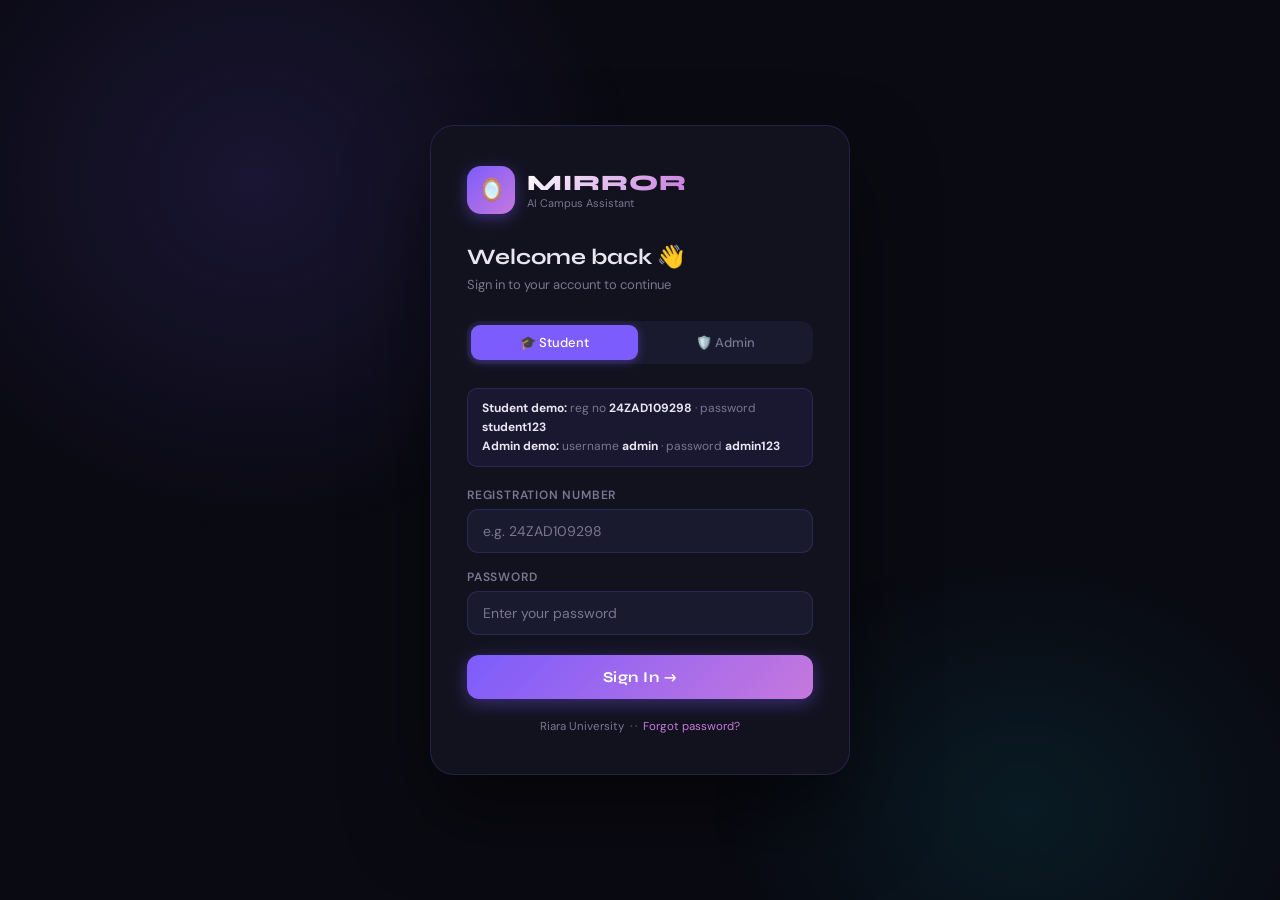
<file: index.html>
<!DOCTYPE html>
<html lang="en">
<head>
  <meta charset="UTF-8" />
  <meta name="viewport" content="width=device-width, initial-scale=1.0" />
  <title>MIRROR — AI Campus Assistant</title>
  <link rel="stylesheet" href="style.css" />
</head>
<body class="chat-page">

<div class="shell">

  <!-- ── SIDEBAR ── -->
  <aside class="sidebar">

    <div class="logo-wrap">
      <div class="logo-icon">🪞</div>
      <span class="logo-text">MIRROR</span>
    </div>

    <div class="status-badge">
      <span class="dot"></span>Online &amp; Ready
    </div>

    <span class="nav-label">Navigation</span>
    <a href="dashboard.html" class="nav-link"><span>🏠</span> Dashboard</a>
    <a href="index.html"     class="nav-link active"><span>💬</span> Chat</a>

    <span class="nav-label">Quick Ask</span>
    <a href="#" class="nav-link" onclick="fillInput('My schedule today'); return false;">
      <span>📅</span> Today's Classes
    </a>
    <a href="#" class="nav-link" onclick="fillInput('Show my reminders'); return false;">
      <span>⏰</span> My Reminders
    </a>
    <a href="#" class="nav-link" onclick="fillInput('My profile'); return false;">
      <span>👤</span> My Profile
    </a>

    <div class="sidebar-footer">
      <strong>Otieno Jonathan Daniels</strong><br />
      24ZAD109298 · Diploma CS
      <br/><br/>
      <a href="#" onclick="localStorage.removeItem('mirrorUser'); window.location.href='login.html';"
         style="font-size:11.5px; color:#ff6b6b; text-decoration:none;">← Log Out</a>
    </div>

  </aside>

  <!-- ── CHAT AREA ── -->
  <div class="chat-wrap">

    <!-- Header -->
    <div class="chat-header">
      <div class="chat-header-avatar">🪞</div>
      <div class="chat-header-info">
        <h3>MIRROR Assistant</h3>
        <p>Your AI campus companion</p>
      </div>
    </div>

    <!-- Messages -->
    <div class="chat-box" id="chatBox">
      <div class="message bot-message-wrap">
        <div class="msg-avatar">🪞</div>
        <div class="bubble">
          Hey! 👋 I'm <strong>MIRROR</strong>, your personal AI campus assistant.
          Ask me about your schedule, reminders, assignments, or anything campus-related!
        </div>
      </div>

      <!-- Quick-action chips (disappear after first message) -->
      <div class="chips">
        <span class="chip" onclick="sendChip(this)">📅 My schedule</span>
        <span class="chip" onclick="sendChip(this)">📚 Assignments</span>
        <span class="chip" onclick="sendChip(this)">⏰ Reminders</span>
        <span class="chip" onclick="sendChip(this)">👤 My profile</span>
      </div>
    </div>

    <!-- Typing indicator -->
    <div class="typing-row" id="typingRow">
      <div class="msg-avatar"
           style="background:linear-gradient(135deg,#7c5cfc,#c678dd);
                  width:30px;height:30px;border-radius:8px;
                  display:flex;align-items:center;justify-content:center;
                  font-size:14px;flex-shrink:0;">🪞</div>
      <div class="typing-dots">
        <span></span><span></span><span></span>
      </div>
    </div>

    <!-- Input -->
    <div class="input-row">
      <input type="text" id="userInput" placeholder="Ask MIRROR anything…" />
      <button class="send-btn" onclick="sendMessage()">➤</button>
    </div>

  </div>
</div>

<script src="app.js"></script>
<script>
  // Redirect to login if not authenticated
  const mirrorUser = JSON.parse(localStorage.getItem('mirrorUser') || '{}');
  if (!mirrorUser.role) window.location.href = 'login.html';
</script>
</body>
</html>
</file>
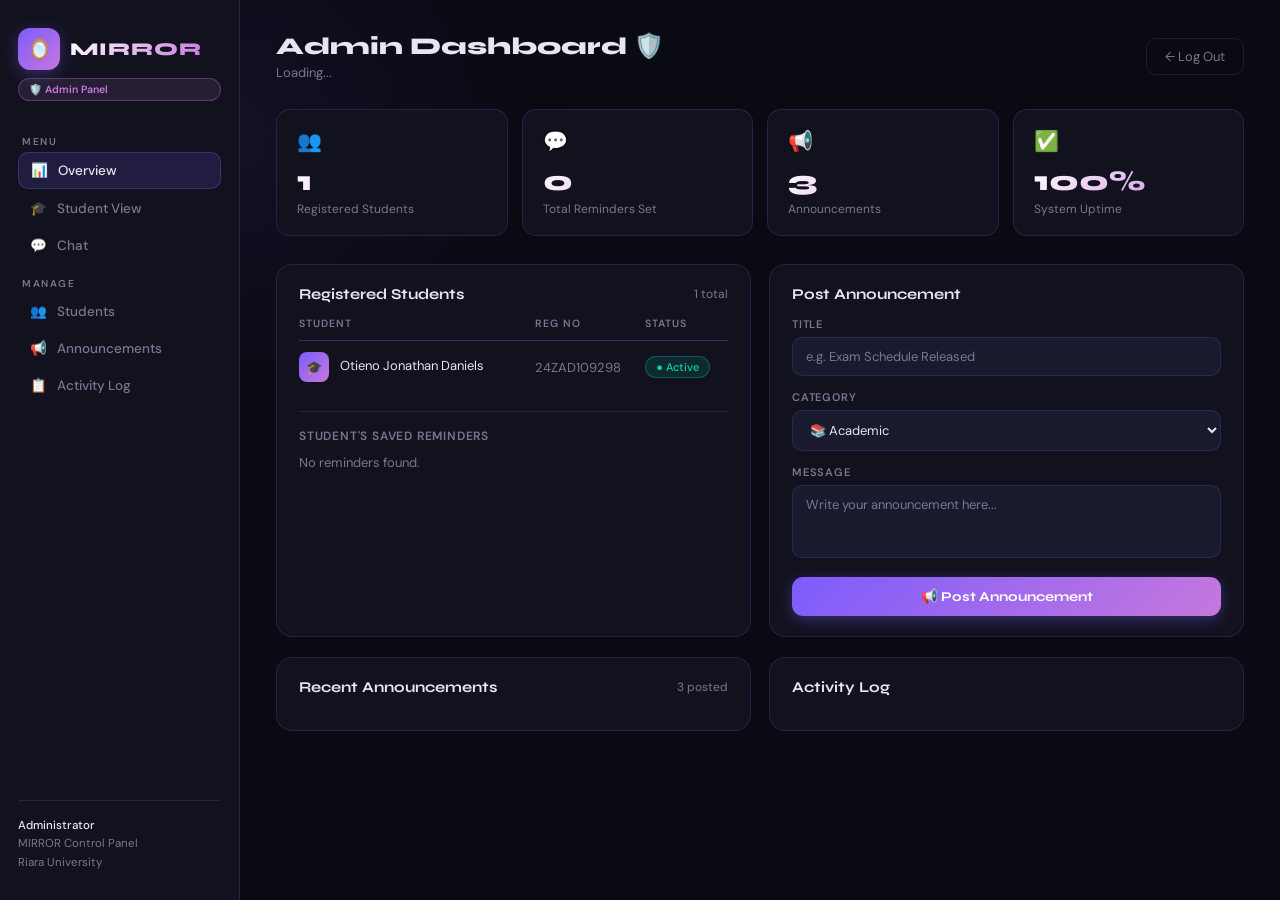
<file: admin.html>
<!DOCTYPE html>
<html lang="en">
<head>
  <meta charset="UTF-8" />
  <meta name="viewport" content="width=device-width, initial-scale=1.0" />
  <title>MIRROR — Admin Panel</title>
  <link rel="stylesheet" href="style.css" />

</head>
<body class="admin-page">

<!-- ── SIDEBAR ── -->
<aside class="admin-sidebar">

  <div class="logo-wrap">
    <div class="logo-icon">🪞</div>
    <span class="logo-text">MIRROR</span>
  </div>

  <div class="admin-badge">🛡️ Admin Panel</div>

  <span class="nav-label">Menu</span>
  <a href="admin.html"     class="nav-link active"><span>📊</span> Overview</a>
  <a href="dashboard.html" class="nav-link"><span>🎓</span> Student View</a>
  <a href="index.html"     class="nav-link"><span>💬</span> Chat</a>

  <span class="nav-label">Manage</span>
  <a href="#students"      class="nav-link" onclick="scrollTo('students')"><span>👥</span> Students</a>
  <a href="#announcements" class="nav-link" onclick="scrollTo('announce')"><span>📢</span> Announcements</a>
  <a href="#activity"      class="nav-link" onclick="scrollTo('activity')"><span>📋</span> Activity Log</a>

  <div class="sidebar-footer">
    <strong>Administrator</strong><br />
    MIRROR Control Panel<br />
    Riara University
  </div>

</aside>

<!-- ── MAIN CONTENT ── -->
<main class="admin-main">

  <!-- Top Bar -->
  <div class="admin-topbar">
    <div>
      <h1>Admin Dashboard 🛡️</h1>
      <p id="adminDate">Loading...</p>
    </div>
    <button class="logout-btn" onclick="logout()">← Log Out</button>
  </div>

  <!-- Stats Row -->
  <div class="admin-stats">
    <div class="admin-stat">
      <div class="s-icon">👥</div>
      <div class="s-value">1</div>
      <div class="s-label">Registered Students</div>
    </div>
    <div class="admin-stat">
      <div class="s-icon">💬</div>
      <div class="s-value" id="totalReminders">0</div>
      <div class="s-label">Total Reminders Set</div>
    </div>
    <div class="admin-stat">
      <div class="s-icon">📢</div>
      <div class="s-value" id="annCount">3</div>
      <div class="s-label">Announcements</div>
    </div>
    <div class="admin-stat">
      <div class="s-icon">✅</div>
      <div class="s-value">100%</div>
      <div class="s-label">System Uptime</div>
    </div>
  </div>

  <!-- Row 1: Students + New Announcement -->
  <div class="admin-grid" id="students">

    <!-- Students Table -->
    <div class="panel">
      <div class="section-heading">
        Registered Students <span>1 total</span>
      </div>
      <table class="student-table">
        <thead>
          <tr>
            <th>Student</th>
            <th>Reg No</th>
            <th>Status</th>
          </tr>
        </thead>
        <tbody>
          <tr>
            <td>
              <span class="student-avatar">🎓</span>
              Otieno Jonathan Daniels
            </td>
            <td style="color:var(--muted)">24ZAD109298</td>
            <td><span class="status-pill pill-active">● Active</span></td>
          </tr>
        </tbody>
      </table>

      <!-- Student reminders preview -->
      <div style="margin-top:18px; padding-top:16px; border-top:1px solid var(--border);">
        <div style="font-size:12px; color:var(--muted); margin-bottom:10px; font-weight:600; text-transform:uppercase; letter-spacing:0.8px;">
          Student's Saved Reminders
        </div>
        <div id="adminReminders" style="font-size:13px; color:var(--muted);">
          No reminders found.
        </div>
      </div>
    </div>

    <!-- New Announcement Form -->
    <div class="panel" id="announce">
      <div class="section-heading">Post Announcement</div>

      <div class="form-field">
        <label>Title</label>
        <input type="text" id="annTitle" placeholder="e.g. Exam Schedule Released" />
      </div>
      <div class="form-field">
        <label>Category</label>
        <select id="annCategory">
          <option value="Academic">📚 Academic</option>
          <option value="Event">🎉 Event</option>
          <option value="General">📢 General</option>
          <option value="Urgent">🚨 Urgent</option>
        </select>
      </div>
      <div class="form-field">
        <label>Message</label>
        <textarea id="annBody" rows="3" placeholder="Write your announcement here..."></textarea>
      </div>
      <button class="submit-btn" onclick="postAnnouncement()">📢 Post Announcement</button>
    </div>

  </div>

  <!-- Row 2: Announcements List + Activity Log -->
  <div class="admin-grid">

    <!-- Announcements List -->
    <div class="panel">
      <div class="section-heading">
        Recent Announcements <span id="annCountLabel">3 posted</span>
      </div>
      <div id="announcementsList">
        <!-- Populated by JS -->
      </div>
    </div>

    <!-- Activity Log -->
    <div class="panel" id="activity">
      <div class="section-heading">Activity Log</div>
      <div id="activityLog">
        <!-- Populated by JS -->
      </div>
    </div>

  </div>

</main>

<!-- Toast notification -->
<div class="toast" id="toast"></div>

</body>
</html>
</file>
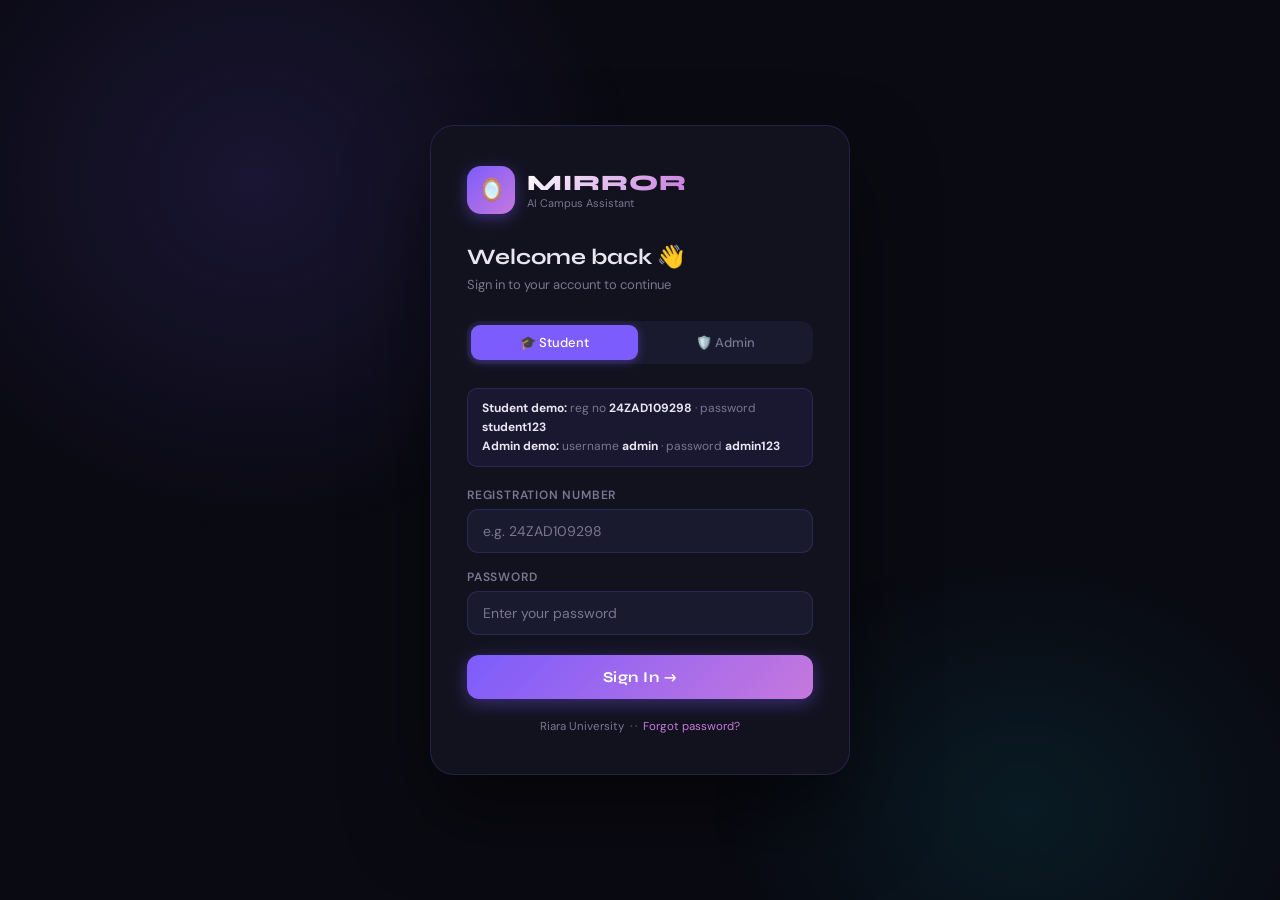
<file: login.html>
<!DOCTYPE html>
<html lang="en">
<head>
  <meta charset="UTF-8" />
  <meta name="viewport" content="width=device-width, initial-scale=1.0" />
  <title>MIRROR — Login</title>
  <link rel="stylesheet" href="style.css" />
  
<script>
  let currentRole = 'student';

  // Demo credentials
  const credentials = {
    student: { username: '24ZAD109298', password: 'student123', redirect: 'index.html' },
    admin:   { username: 'admin',       password: 'admin123',   redirect: 'admin.html' },
  };

  function setRole(role, btn) {
    currentRole = role;

    // Update active tab
    document.querySelectorAll('.role-tab').forEach(t => t.classList.remove('active'));
    btn.classList.add('active');

    // Update label
    document.getElementById('usernameLabel').textContent =
      role === 'admin' ? 'Username' : 'Registration Number';

    document.getElementById('usernameInput').placeholder =
      role === 'admin' ? 'e.g. admin' : 'e.g. 24ZAD109298';

    // Clear inputs & error
    document.getElementById('usernameInput').value = '';
    document.getElementById('passwordInput').value = '';
    document.getElementById('errorMsg').style.display = 'none';
  }

  function handleLogin() {
    const username = document.getElementById('usernameInput').value.trim();
    const password = document.getElementById('passwordInput').value.trim();
    const errorMsg = document.getElementById('errorMsg');

    const creds = credentials[currentRole];

    if (username === creds.username && password === creds.password) {
      // Save session info
      localStorage.setItem('mirrorUser', JSON.stringify({
        role: currentRole,
        username,
        name: currentRole === 'admin' ? 'Administrator' : 'Otieno Jonathan Daniels',
      }));
      errorMsg.style.display = 'none';
      window.location.href = creds.redirect;
    } else {
      errorMsg.style.display = 'block';
      document.getElementById('passwordInput').value = '';
    }
  }

  // Allow Enter key
  document.addEventListener('keypress', e => {
    if (e.key === 'Enter') handleLogin();
  });
  </script>

<body class="login-page">

<div class="login-card">

  <!-- Logo -->
  <div class="login-logo">
    <div class="login-logo-icon">🪞</div>
    <div>
      <div class="login-logo-text">MIRROR</div>
      <div class="login-logo-sub">AI Campus Assistant</div>
    </div>
  </div>

  <!-- Heading -->
  <div class="login-heading">Welcome back 👋</div>
  <div class="login-sub">Sign in to your account to continue</div>

  <!-- Role tabs -->
  <div class="role-tabs">
    <button class="role-tab active" onclick="setRole('student', this)">🎓 Student</button>
    <button class="role-tab"        onclick="setRole('admin', this)">🛡️ Admin</button>
  </div>

  <!-- Demo hint -->
  <div class="demo-hint" id="demoHint">
    <strong>Student demo:</strong> reg no <strong>24ZAD109298</strong> · password <strong>student123</strong><br>
    <strong>Admin demo:</strong> username <strong>admin</strong> · password <strong>admin123</strong>
  </div>

  <!-- Error -->
  <div class="error-msg" id="errorMsg">❌ Incorrect credentials. Please try again.</div>

  <!-- Form -->
  <div class="field">
    <label id="usernameLabel">Registration Number</label>
    <input type="text" id="usernameInput" placeholder="e.g. 24ZAD109298" />
  </div>

  <div class="field">
    <label>Password</label>
    <input type="password" id="passwordInput" placeholder="Enter your password" />
  </div>

  <button class="login-btn" onclick="handleLogin()">Sign In →</button>

  <div class="login-footer">
    Riara University &nbsp;·&nbsp;·&nbsp;
    <span onclick="alert('Contact your administrator to reset your password.')">Forgot password?</span>
  </div>

</div>


</body>
</html>
</file>
<file: style.css>
/* ── MIRROR AI Campus Assistant — style.css ── */

@import url('https://fonts.googleapis.com/css2?family=Syne:wght@400;600;700;800&family=DM+Sans:ital,wght@0,300;0,400;0,500;1,300&display=swap');

/* ── CSS VARIABLES ── */
:root {
  --bg:       #0a0a12;
  --surface:  #12121f;
  --surface2: #1a1a2e;
  --border:   rgba(120, 100, 255, 0.18);
  --accent:   #7c5cfc;
  --accent2:  #c678dd;
  --accent3:  #00e5ff;
  --text:     #e8e4f0;
  --muted:    #7a7590;
  --green:    #00d4aa;
  --yellow:   #f5c842;
}

/* ── RESET ── */
* { box-sizing: border-box; margin: 0; padding: 0; }

/* ── SHARED BODY ── */
body { font-family: 'DM Sans', sans-serif; background: var(--bg); color: var(--text); }

/* ── AMBIENT GLOW (chat page) ── */
body.chat-page::before {
  content: ''; position: fixed; top: -30%; left: -10%;
  width: 60%; height: 80%;
  background: radial-gradient(ellipse, rgba(124,92,252,0.12) 0%, transparent 70%);
  pointer-events: none; z-index: 0;
}
body.chat-page::after {
  content: ''; position: fixed; bottom: -20%; right: -5%;
  width: 50%; height: 60%;
  background: radial-gradient(ellipse, rgba(0,229,255,0.07) 0%, transparent 70%);
  pointer-events: none; z-index: 0;
}
body.chat-page { height: 100vh; overflow: hidden; display: flex; align-items: center; justify-content: center; }

/* ── AMBIENT GLOW (dashboard page) ── */
body.dashboard-page::before {
  content: ''; position: fixed; top: -20%; left: -10%;
  width: 55%; height: 70%;
  background: radial-gradient(ellipse, rgba(124,92,252,0.10) 0%, transparent 70%);
  pointer-events: none; z-index: 0;
}

/* ════════════════════════════════
   SHARED SIDEBAR STYLES
════════════════════════════════ */
.sidebar, .dash-sidebar {
  background: var(--surface);
  border-right: 1px solid var(--border);
  display: flex; flex-direction: column;
  padding: 28px 20px;
}

.logo-wrap { display: flex; align-items: center; gap: 10px; margin-bottom: 8px; }

.logo-icon {
  width: 42px; height: 42px; border-radius: 12px;
  background: linear-gradient(135deg, var(--accent), var(--accent2));
  display: flex; align-items: center; justify-content: center;
  font-size: 20px; flex-shrink: 0;
  box-shadow: 0 4px 16px rgba(124,92,252,0.35);
}

.logo-text {
  font-family: 'Syne', sans-serif; font-weight: 800; font-size: 18px; letter-spacing: 1px;
  background: linear-gradient(135deg, #fff, var(--accent2));
  -webkit-background-clip: text; -webkit-text-fill-color: transparent;
}

.status-badge {
  display: inline-flex; align-items: center; gap: 6px;
  font-size: 11px; color: var(--muted); margin-bottom: 20px; padding-left: 2px;
}
.status-badge .dot {
  width: 7px; height: 7px; border-radius: 50%;
  background: var(--green); box-shadow: 0 0 8px var(--green);
  animation: pulse 2s infinite;
}
@keyframes pulse { 0%, 100% { opacity: 1; } 50% { opacity: 0.5; } }

.nav-label {
  font-size: 10px; font-weight: 600; letter-spacing: 1.5px;
  text-transform: uppercase; color: var(--muted); margin: 12px 0 4px 4px;
}

.nav-link {
  display: flex; align-items: center; gap: 10px;
  padding: 9px 12px; border-radius: 10px; text-decoration: none;
  color: var(--muted); font-size: 13.5px; font-weight: 500;
  transition: all 0.2s; margin-bottom: 2px;
}
.nav-link:hover  { background: var(--surface2); color: var(--text); }
.nav-link.active { background: rgba(124,92,252,0.15); color: var(--text); border: 1px solid rgba(124,92,252,0.3); }

.sidebar-footer {
  margin-top: auto; padding-top: 16px;
  border-top: 1px solid var(--border);
  font-size: 11.5px; color: var(--muted); line-height: 1.6;
}
.sidebar-footer strong { color: var(--text); font-weight: 500; }

/* ════════════════════════════════
   CHAT PAGE LAYOUT
════════════════════════════════ */
.shell {
  position: relative; z-index: 1;
  display: flex; width: min(960px, 98vw); height: min(600px, 96vh);
  border-radius: 24px; overflow: hidden;
  border: 1px solid var(--border);
  box-shadow: 0 40px 80px rgba(0,0,0,0.6), 0 0 0 1px rgba(124,92,252,0.08);
}

.sidebar { width: 240px; flex-shrink: 0; gap: 6px; }

.chat-wrap { flex: 1; display: flex; flex-direction: column; background: var(--bg); min-width: 0; }

.chat-header {
  padding: 18px 24px; border-bottom: 1px solid var(--border);
  display: flex; align-items: center; gap: 12px;
  background: var(--surface); flex-shrink: 0;
}
.chat-header-avatar {
  width: 36px; height: 36px; border-radius: 10px;
  background: linear-gradient(135deg, var(--accent), var(--accent3));
  display: flex; align-items: center; justify-content: center; font-size: 16px;
}
.chat-header-info h3 { font-family: 'Syne', sans-serif; font-size: 14px; font-weight: 700; letter-spacing: 0.5px; }
.chat-header-info p  { font-size: 11px; color: var(--muted); }

.chat-box {
  flex: 1; overflow-y: auto; padding: 24px 20px;
  display: flex; flex-direction: column; gap: 14px;
  scrollbar-width: thin; scrollbar-color: var(--surface2) transparent;
}

.message { display: flex; gap: 10px; animation: fadeUp 0.3s ease both; }
@keyframes fadeUp { from { opacity: 0; transform: translateY(10px); } to { opacity: 1; transform: translateY(0); } }

.msg-avatar {
  width: 30px; height: 30px; border-radius: 8px;
  display: flex; align-items: center; justify-content: center;
  font-size: 14px; flex-shrink: 0; margin-top: 2px;
}
.bot-message-wrap .msg-avatar  { background: linear-gradient(135deg, var(--accent), var(--accent2)); }
.user-message-wrap              { flex-direction: row-reverse; }
.user-message-wrap .msg-avatar  { background: var(--surface2); border: 1px solid var(--border); }

.bubble { max-width: 72%; padding: 11px 16px; border-radius: 16px; font-size: 14px; line-height: 1.6; white-space: pre-wrap; }
.bot-message-wrap .bubble  { background: var(--surface2); border: 1px solid var(--border); border-radius: 4px 16px 16px 16px; color: var(--text); }
.user-message-wrap .bubble { background: var(--accent); border-radius: 16px 4px 16px 16px; color: #fff; }

.chips { display: flex; gap: 7px; flex-wrap: wrap; padding: 0 4px; }
.chip  { padding: 6px 13px; border-radius: 20px; border: 1px solid var(--border); font-size: 12px; color: var(--muted); cursor: pointer; background: var(--surface2); transition: all 0.2s; }
.chip:hover { border-color: var(--accent); color: var(--text); background: rgba(124,92,252,0.1); }

.typing-row { display: none; align-items: center; gap: 10px; padding: 0 20px 12px; }
.typing-dots { display: flex; gap: 4px; background: var(--surface2); border: 1px solid var(--border); padding: 12px 16px; border-radius: 16px; }
.typing-dots span { width: 7px; height: 7px; border-radius: 50%; background: var(--muted); animation: bounce 1.2s infinite; }
.typing-dots span:nth-child(2) { animation-delay: 0.2s; }
.typing-dots span:nth-child(3) { animation-delay: 0.4s; }
@keyframes bounce { 0%, 60%, 100% { transform: translateY(0); } 30% { transform: translateY(-6px); } }

.input-row { padding: 16px 20px; border-top: 1px solid var(--border); display: flex; gap: 10px; align-items: flex-end; background: var(--surface); flex-shrink: 0; }
.input-row input { flex: 1; background: var(--bg); border: 1px solid var(--border); border-radius: 12px; padding: 11px 16px; color: var(--text); font-family: 'DM Sans', sans-serif; font-size: 14px; outline: none; transition: border-color 0.2s; }
.input-row input::placeholder { color: var(--muted); }
.input-row input:focus         { border-color: var(--accent); }

.send-btn { width: 42px; height: 42px; border-radius: 12px; background: linear-gradient(135deg, var(--accent), var(--accent2)); border: none; cursor: pointer; display: flex; align-items: center; justify-content: center; font-size: 17px; color: white; flex-shrink: 0; transition: transform 0.15s, box-shadow 0.15s; box-shadow: 0 4px 14px rgba(124,92,252,0.4); }
.send-btn:hover  { transform: scale(1.06); box-shadow: 0 6px 20px rgba(124,92,252,0.55); }
.send-btn:active { transform: scale(0.96); }

/* ════════════════════════════════
   DASHBOARD PAGE LAYOUT
════════════════════════════════ */
.dashboard-layout { display: flex; min-height: 100vh; position: relative; z-index: 1; }

.dash-sidebar { width: 230px; flex-shrink: 0; padding: 28px 18px; position: sticky; top: 0; height: 100vh; z-index: 10; }

.dash-main { flex: 1; padding: 36px; overflow-y: auto; }

.page-header { display: flex; align-items: flex-start; justify-content: space-between; margin-bottom: 32px; }
.page-header h1 { font-family: 'Syne', sans-serif; font-size: 26px; font-weight: 800; }
.page-header p  { color: var(--muted); font-size: 14px; margin-top: 4px; }
.date-badge { background: var(--surface2); border: 1px solid var(--border); padding: 8px 14px; border-radius: 10px; font-size: 12px; color: var(--muted); }

.profile-card { background: linear-gradient(135deg, rgba(124,92,252,0.18), rgba(198,120,221,0.12)); border: 1px solid rgba(124,92,252,0.25); border-radius: 18px; padding: 22px 24px; display: flex; align-items: center; gap: 18px; margin-bottom: 28px; }
.profile-avatar { width: 56px; height: 56px; border-radius: 14px; background: linear-gradient(135deg, var(--accent), var(--accent2)); display: flex; align-items: center; justify-content: center; font-size: 26px; flex-shrink: 0; box-shadow: 0 6px 18px rgba(124,92,252,0.4); }
.profile-info h3 { font-family: 'Syne', sans-serif; font-size: 16px; font-weight: 700; }
.profile-info p  { font-size: 12.5px; color: var(--muted); margin-top: 3px; }
.profile-tag { margin-left: auto; padding: 5px 12px; border-radius: 20px; background: rgba(0,212,170,0.15); border: 1px solid rgba(0,212,170,0.3); font-size: 11.5px; color: var(--green); font-weight: 500; }

.stats-row { display: grid; grid-template-columns: repeat(3, 1fr); gap: 14px; margin-bottom: 24px; }
.stat-card { background: var(--surface); border: 1px solid var(--border); border-radius: 14px; padding: 18px 20px; transition: transform 0.2s; }
.stat-card:hover { transform: translateY(-2px); }
.stat-card .stat-icon  { font-size: 22px; margin-bottom: 10px; }
.stat-card .stat-value { font-family: 'Syne', sans-serif; font-size: 26px; font-weight: 800; background: linear-gradient(135deg, #fff, var(--accent2)); -webkit-background-clip: text; -webkit-text-fill-color: transparent; }
.stat-card .stat-label { font-size: 12px; color: var(--muted); margin-top: 3px; }

.cards-grid { display: grid; grid-template-columns: 1fr 1fr; gap: 16px; }
.card { background: var(--surface); border: 1px solid var(--border); border-radius: 16px; padding: 20px 22px; }
.card h3 { font-family: 'Syne', sans-serif; font-size: 14px; font-weight: 700; margin-bottom: 14px; display: flex; align-items: center; gap: 8px; }
.card-icon { width: 28px; height: 28px; border-radius: 8px; display: flex; align-items: center; justify-content: center; font-size: 13px; }

.schedule-item { display: flex; align-items: center; gap: 12px; padding: 9px 0; border-bottom: 1px solid var(--border); }
.schedule-item:last-child { border-bottom: none; }
.schedule-time { font-size: 11px; color: var(--accent3); font-weight: 600; min-width: 58px; font-family: 'Syne', sans-serif; }
.schedule-name { font-size: 13px; }
.schedule-room { font-size: 11px; color: var(--muted); }

.reminder-item { display: flex; align-items: flex-start; gap: 10px; padding: 8px 0; border-bottom: 1px solid var(--border); font-size: 13px; }
.reminder-item:last-child { border-bottom: none; }
.reminder-dot { width: 7px; height: 7px; border-radius: 50%; background: var(--accent); margin-top: 5px; flex-shrink: 0; }
.empty-state { font-size: 13px; color: var(--muted); text-align: center; padding: 18px 0; }

.chat-cta { display: flex; align-items: center; justify-content: space-between; background: linear-gradient(135deg, rgba(124,92,252,0.2), rgba(0,229,255,0.08)); border: 1px solid rgba(124,92,252,0.3); border-radius: 16px; padding: 20px 22px; text-decoration: none; color: var(--text); transition: all 0.2s; grid-column: span 2; }
.chat-cta:hover { transform: translateY(-2px); box-shadow: 0 8px 24px rgba(124,92,252,0.2); }
.cta-text h3 { font-family: 'Syne', sans-serif; font-size: 15px; font-weight: 700; }
.cta-text p  { font-size: 12.5px; color: var(--muted); margin-top: 3px; }
.cta-arrow { width: 40px; height: 40px; border-radius: 11px; background: linear-gradient(135deg, var(--accent), var(--accent2)); display: flex; align-items: center; justify-content: center; font-size: 18px; box-shadow: 0 4px 12px rgba(124,92,252,0.4); }

/* ════════════════════════════════
   ADMIN PAGE
════════════════════════════════ */
body.admin-page { min-height: 100vh; display: flex; }
body.admin-page::before { content: ''; position: fixed; top: -20%; left: -10%; width: 55%; height: 70%; background: radial-gradient(ellipse, rgba(124,92,252,0.08) 0%, transparent 70%); pointer-events: none; z-index: 0; }

.admin-sidebar { width: 240px; flex-shrink: 0; background: var(--surface); border-right: 1px solid var(--border); display: flex; flex-direction: column; padding: 28px 18px; position: sticky; top: 0; height: 100vh; z-index: 10; }
.admin-badge { display: inline-flex; align-items: center; gap: 6px; background: rgba(198,120,221,0.12); border: 1px solid rgba(198,120,221,0.3); border-radius: 20px; padding: 4px 10px; font-size: 10.5px; color: var(--accent2); font-weight: 600; margin-bottom: 22px; }

.admin-main { flex: 1; padding: 32px 36px; overflow-y: auto; position: relative; z-index: 1; }

.admin-topbar { display: flex; align-items: center; justify-content: space-between; margin-bottom: 28px; }
.admin-topbar h1 { font-family: 'Syne', sans-serif; font-size: 24px; font-weight: 800; }
.admin-topbar p  { font-size: 13px; color: var(--muted); margin-top: 3px; }

.logout-btn { padding: 9px 18px; border-radius: 10px; border: 1px solid var(--border); background: transparent; color: var(--muted); font-family: 'DM Sans', sans-serif; font-size: 13px; cursor: pointer; transition: all 0.2s; }
.logout-btn:hover { background: rgba(255,80,80,0.1); border-color: rgba(255,80,80,0.3); color: #ff6b6b; }

.admin-stats { display: grid; grid-template-columns: repeat(4, 1fr); gap: 14px; margin-bottom: 28px; }
.admin-stat { background: var(--surface); border: 1px solid var(--border); border-radius: 14px; padding: 18px 20px; transition: transform 0.2s; }
.admin-stat:hover { transform: translateY(-2px); }
.admin-stat .s-icon  { font-size: 20px; margin-bottom: 10px; }
.admin-stat .s-value { font-family: 'Syne', sans-serif; font-size: 28px; font-weight: 800; background: linear-gradient(135deg, #fff, var(--accent2)); -webkit-background-clip: text; -webkit-text-fill-color: transparent; }
.admin-stat .s-label { font-size: 12px; color: var(--muted); margin-top: 3px; }

.section-heading { font-family: 'Syne', sans-serif; font-size: 15px; font-weight: 700; margin-bottom: 14px; display: flex; align-items: center; justify-content: space-between; }
.section-heading span { font-family: 'DM Sans', sans-serif; font-size: 12px; color: var(--muted); font-weight: 400; }

.admin-grid { display: grid; grid-template-columns: 1fr 1fr; gap: 18px; margin-bottom: 20px; }
.panel { background: var(--surface); border: 1px solid var(--border); border-radius: 16px; padding: 20px 22px; }

.student-table { width: 100%; border-collapse: collapse; }
.student-table th { font-size: 10.5px; font-weight: 600; text-transform: uppercase; letter-spacing: 1px; color: var(--muted); padding: 0 0 10px 0; text-align: left; border-bottom: 1px solid var(--border); }
.student-table td { padding: 11px 0; font-size: 13px; border-bottom: 1px solid rgba(120,100,255,0.08); vertical-align: middle; }
.student-table tr:last-child td { border-bottom: none; }

.student-avatar { width: 30px; height: 30px; border-radius: 8px; background: linear-gradient(135deg, var(--accent), var(--accent2)); display: inline-flex; align-items: center; justify-content: center; font-size: 13px; margin-right: 8px; vertical-align: middle; }

.status-pill { display: inline-flex; align-items: center; gap: 5px; padding: 3px 10px; border-radius: 20px; font-size: 11px; font-weight: 500; }
.pill-active   { background: rgba(0,212,170,0.12); border: 1px solid rgba(0,212,170,0.3); color: var(--green); }
.pill-inactive { background: rgba(122,117,144,0.12); border: 1px solid rgba(122,117,144,0.2); color: var(--muted); }

.form-field { margin-bottom: 14px; }
.form-field label { display: block; font-size: 11px; font-weight: 600; text-transform: uppercase; letter-spacing: 0.8px; color: var(--muted); margin-bottom: 6px; }
.form-field input, .form-field textarea, .form-field select { width: 100%; background: var(--surface2); border: 1px solid var(--border); border-radius: 10px; padding: 10px 13px; color: var(--text); font-family: 'DM Sans', sans-serif; font-size: 13px; outline: none; transition: border-color 0.2s; resize: none; }
.form-field input:focus, .form-field textarea:focus, .form-field select:focus { border-color: var(--accent); }
.form-field input::placeholder, .form-field textarea::placeholder { color: var(--muted); }
.form-field select option { background: var(--surface2); }

.submit-btn { width: 100%; padding: 11px; border-radius: 11px; border: none; background: linear-gradient(135deg, var(--accent), var(--accent2)); color: #fff; font-family: 'Syne', sans-serif; font-size: 13.5px; font-weight: 700; cursor: pointer; transition: transform 0.15s, box-shadow 0.15s; box-shadow: 0 4px 14px rgba(124,92,252,0.35); }
.submit-btn:hover { transform: translateY(-1px); box-shadow: 0 6px 18px rgba(124,92,252,0.5); }

.announcement-item { padding: 12px 0; border-bottom: 1px solid rgba(120,100,255,0.08); }
.announcement-item:last-child { border-bottom: none; }
.ann-header { display: flex; justify-content: space-between; align-items: center; margin-bottom: 4px; }
.ann-title { font-family: 'Syne', sans-serif; font-size: 13px; font-weight: 700; }
.ann-tag   { font-size: 10.5px; padding: 2px 8px; border-radius: 20px; background: rgba(124,92,252,0.12); border: 1px solid rgba(124,92,252,0.25); color: var(--accent2); }
.ann-body  { font-size: 12px; color: var(--muted); }
.ann-time  { font-size: 10.5px; color: var(--muted); margin-top: 4px; }

.log-item { display: flex; align-items: flex-start; gap: 12px; padding: 10px 0; border-bottom: 1px solid rgba(120,100,255,0.08); font-size: 12.5px; }
.log-item:last-child { border-bottom: none; }
.log-dot  { width: 8px; height: 8px; border-radius: 50%; margin-top: 4px; flex-shrink: 0; }
.log-text { color: var(--text); flex: 1; }
.log-time { color: var(--muted); font-size: 11px; flex-shrink: 0; }

.toast { display: none; position: fixed; bottom: 28px; right: 28px; background: var(--surface); border: 1px solid rgba(0,212,170,0.3); border-radius: 12px; padding: 14px 20px; font-size: 13.5px; color: var(--green); box-shadow: 0 10px 30px rgba(0,0,0,0.4); z-index: 999; animation: slideUp 0.3s ease; }
@keyframes slideUp { from { opacity: 0; transform: translateY(12px); } to { opacity: 1; transform: translateY(0); } }

/* ════════════════════════════════
   LOGIN PAGE
════════════════════════════════ */
body.login-page { height: 100vh; overflow: hidden; display: flex; align-items: center; justify-content: center; }
body.login-page::before { content: ''; position: fixed; top: -20%; left: -10%; width: 60%; height: 80%; background: radial-gradient(ellipse, rgba(124,92,252,0.14) 0%, transparent 70%); pointer-events: none; z-index: 0; }
body.login-page::after  { content: ''; position: fixed; bottom: -20%; right: -5%; width: 50%; height: 60%; background: radial-gradient(ellipse, rgba(0,229,255,0.08) 0%, transparent 70%); pointer-events: none; z-index: 0; }

.login-card { position: relative; z-index: 1; width: 420px; background: var(--surface); border: 1px solid var(--border); border-radius: 24px; padding: 40px 36px; box-shadow: 0 40px 80px rgba(0,0,0,0.5); }

.login-logo { display: flex; align-items: center; gap: 12px; margin-bottom: 30px; }
.login-logo-icon { width: 48px; height: 48px; border-radius: 14px; background: linear-gradient(135deg, var(--accent), var(--accent2)); display: flex; align-items: center; justify-content: center; font-size: 22px; box-shadow: 0 4px 16px rgba(124,92,252,0.4); }
.login-logo-text { font-family: 'Syne', sans-serif; font-weight: 800; font-size: 22px; letter-spacing: 1px; background: linear-gradient(135deg, #fff, var(--accent2)); -webkit-background-clip: text; -webkit-text-fill-color: transparent; }
.login-logo-sub  { font-size: 11px; color: var(--muted); }

.login-heading { font-family: 'Syne', sans-serif; font-size: 22px; font-weight: 700; margin-bottom: 6px; }
.login-sub     { font-size: 13px; color: var(--muted); margin-bottom: 28px; }

.role-tabs { display: flex; background: var(--surface2); border-radius: 12px; padding: 4px; margin-bottom: 24px; gap: 4px; }
.role-tab  { flex: 1; padding: 9px; border-radius: 9px; border: none; background: transparent; color: var(--muted); font-family: 'DM Sans', sans-serif; font-size: 13px; font-weight: 500; cursor: pointer; transition: all 0.2s; }
.role-tab.active { background: var(--accent); color: #fff; box-shadow: 0 2px 10px rgba(124,92,252,0.4); }

.field { margin-bottom: 16px; }
.field label { display: block; font-size: 12px; font-weight: 600; color: var(--muted); text-transform: uppercase; letter-spacing: 0.8px; margin-bottom: 6px; }
.field input  { width: 100%; background: var(--surface2); border: 1px solid var(--border); border-radius: 11px; padding: 12px 15px; color: var(--text); font-family: 'DM Sans', sans-serif; font-size: 14px; outline: none; transition: border-color 0.2s, box-shadow 0.2s; }
.field input:focus       { border-color: var(--accent); box-shadow: 0 0 0 3px rgba(124,92,252,0.12); }
.field input::placeholder { color: var(--muted); }

.error-msg { display: none; background: rgba(255,80,80,0.12); border: 1px solid rgba(255,80,80,0.3); border-radius: 10px; padding: 10px 14px; font-size: 13px; color: #ff6b6b; margin-bottom: 16px; }

.login-btn { width: 100%; padding: 13px; border-radius: 12px; border: none; background: linear-gradient(135deg, var(--accent), var(--accent2)); color: #fff; font-family: 'Syne', sans-serif; font-size: 15px; font-weight: 700; cursor: pointer; letter-spacing: 0.5px; transition: transform 0.15s, box-shadow 0.15s; box-shadow: 0 4px 18px rgba(124,92,252,0.4); margin-top: 4px; }
.login-btn:hover  { transform: translateY(-1px); box-shadow: 0 6px 22px rgba(124,92,252,0.55); }
.login-btn:active { transform: translateY(0); }

.login-footer { text-align: center; font-size: 11.5px; color: var(--muted); margin-top: 20px; }
.login-footer span { color: var(--accent2); cursor: pointer; }

.demo-hint { background: rgba(124,92,252,0.08); border: 1px solid rgba(124,92,252,0.2); border-radius: 10px; padding: 10px 14px; font-size: 12px; color: var(--muted); margin-bottom: 20px; line-height: 1.6; }
.demo-hint strong { color: var(--text); }
</file>
